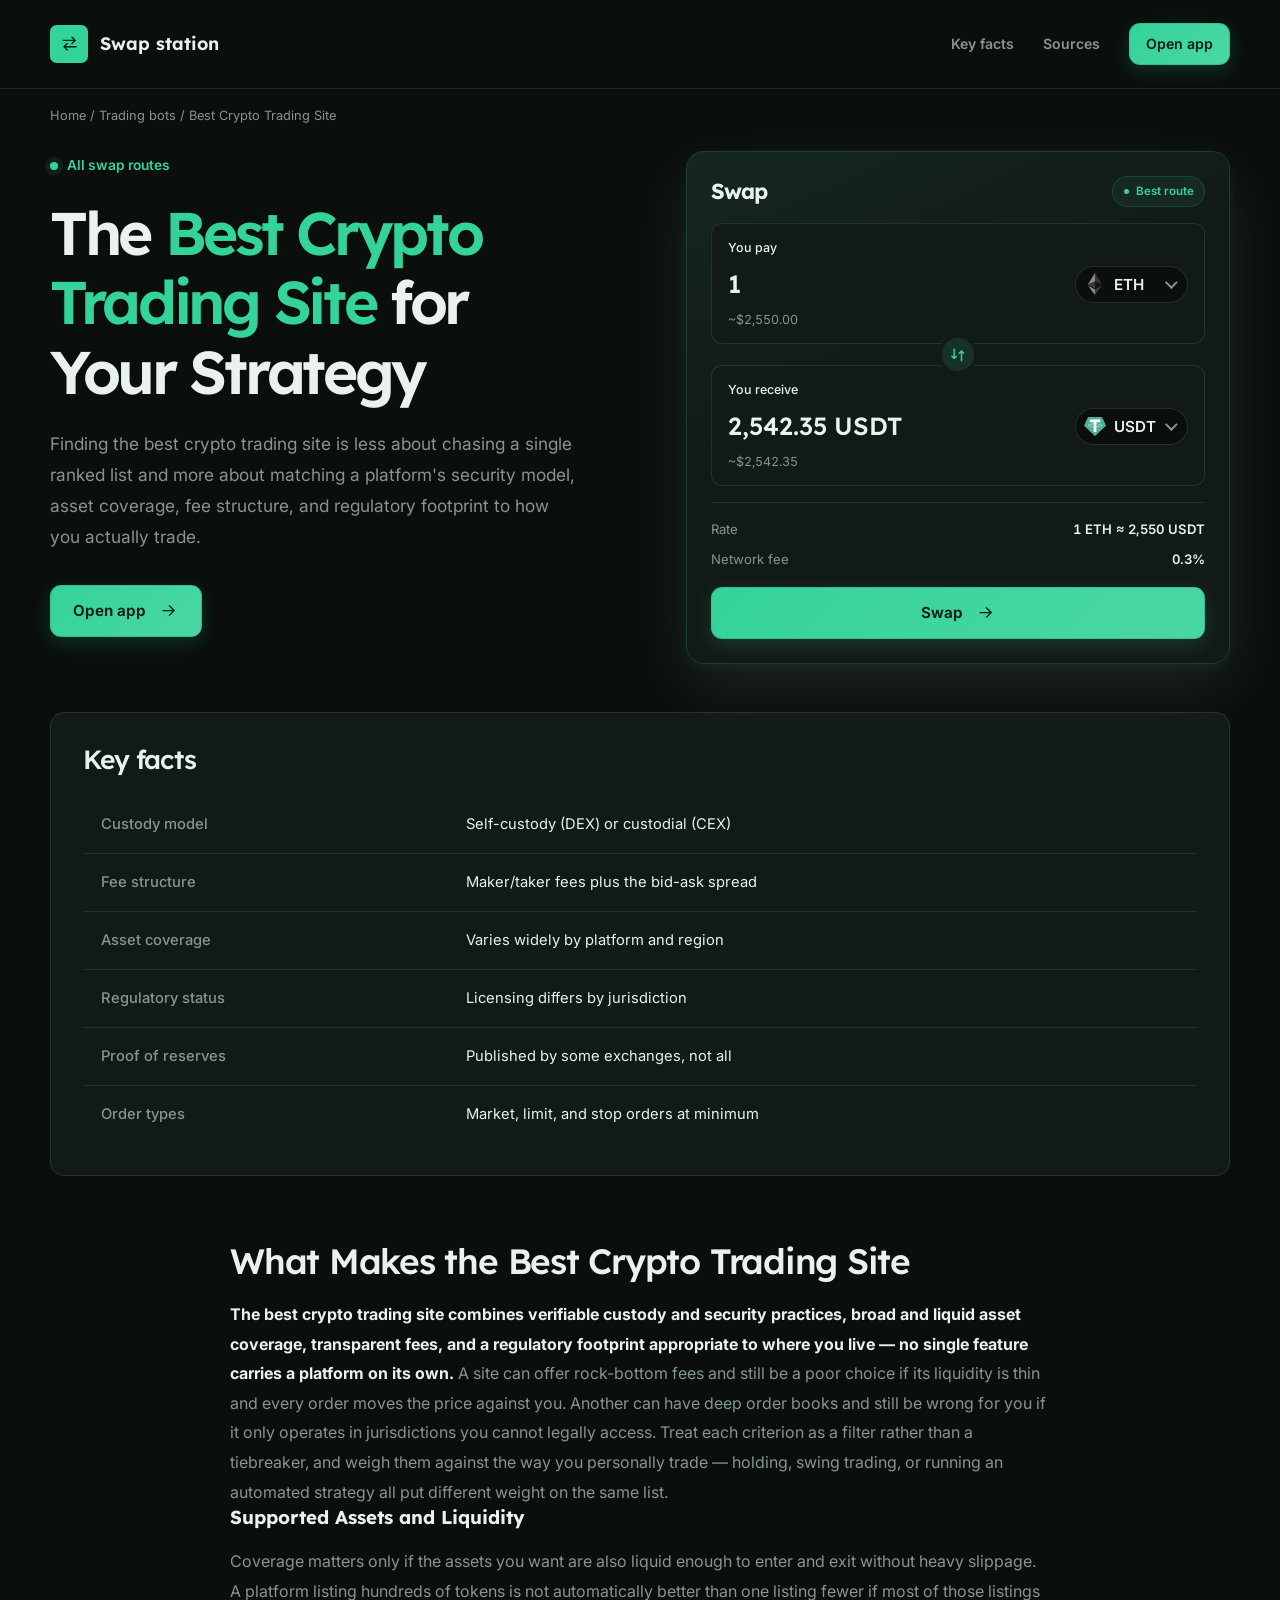
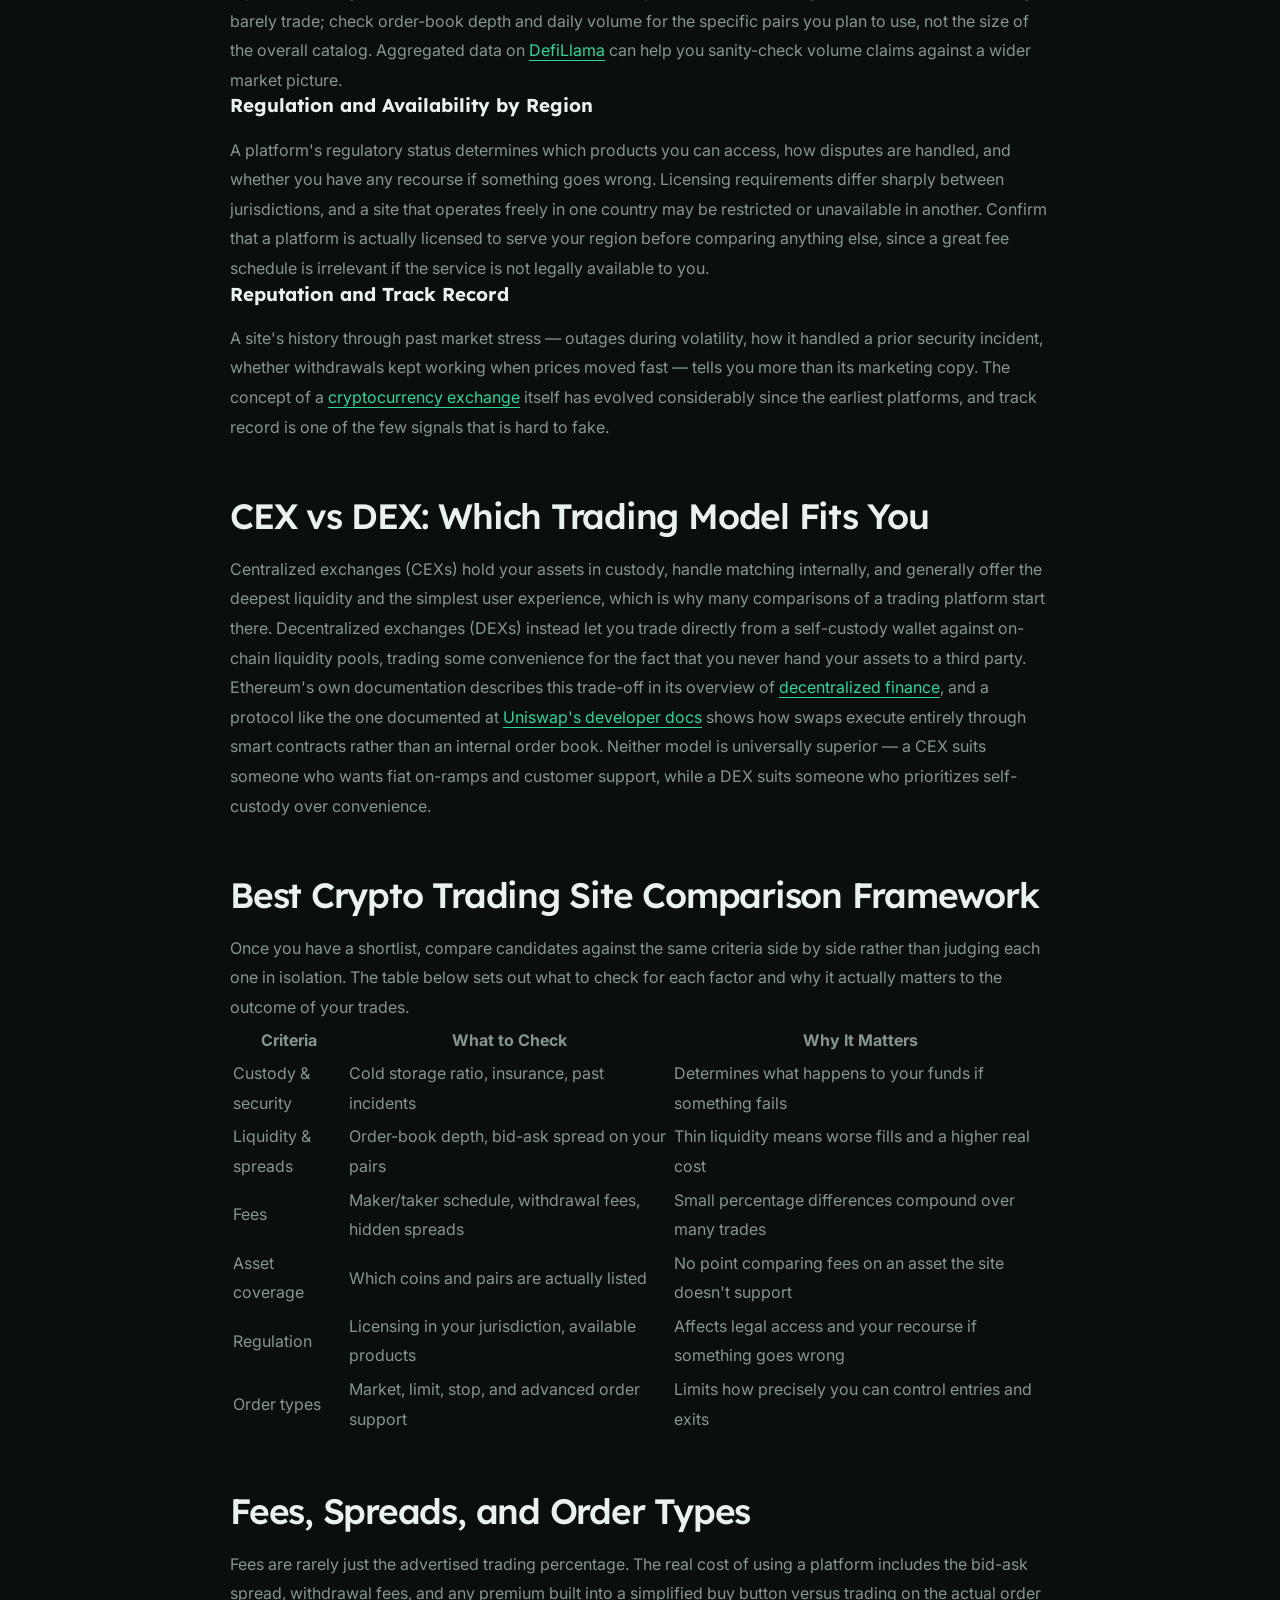
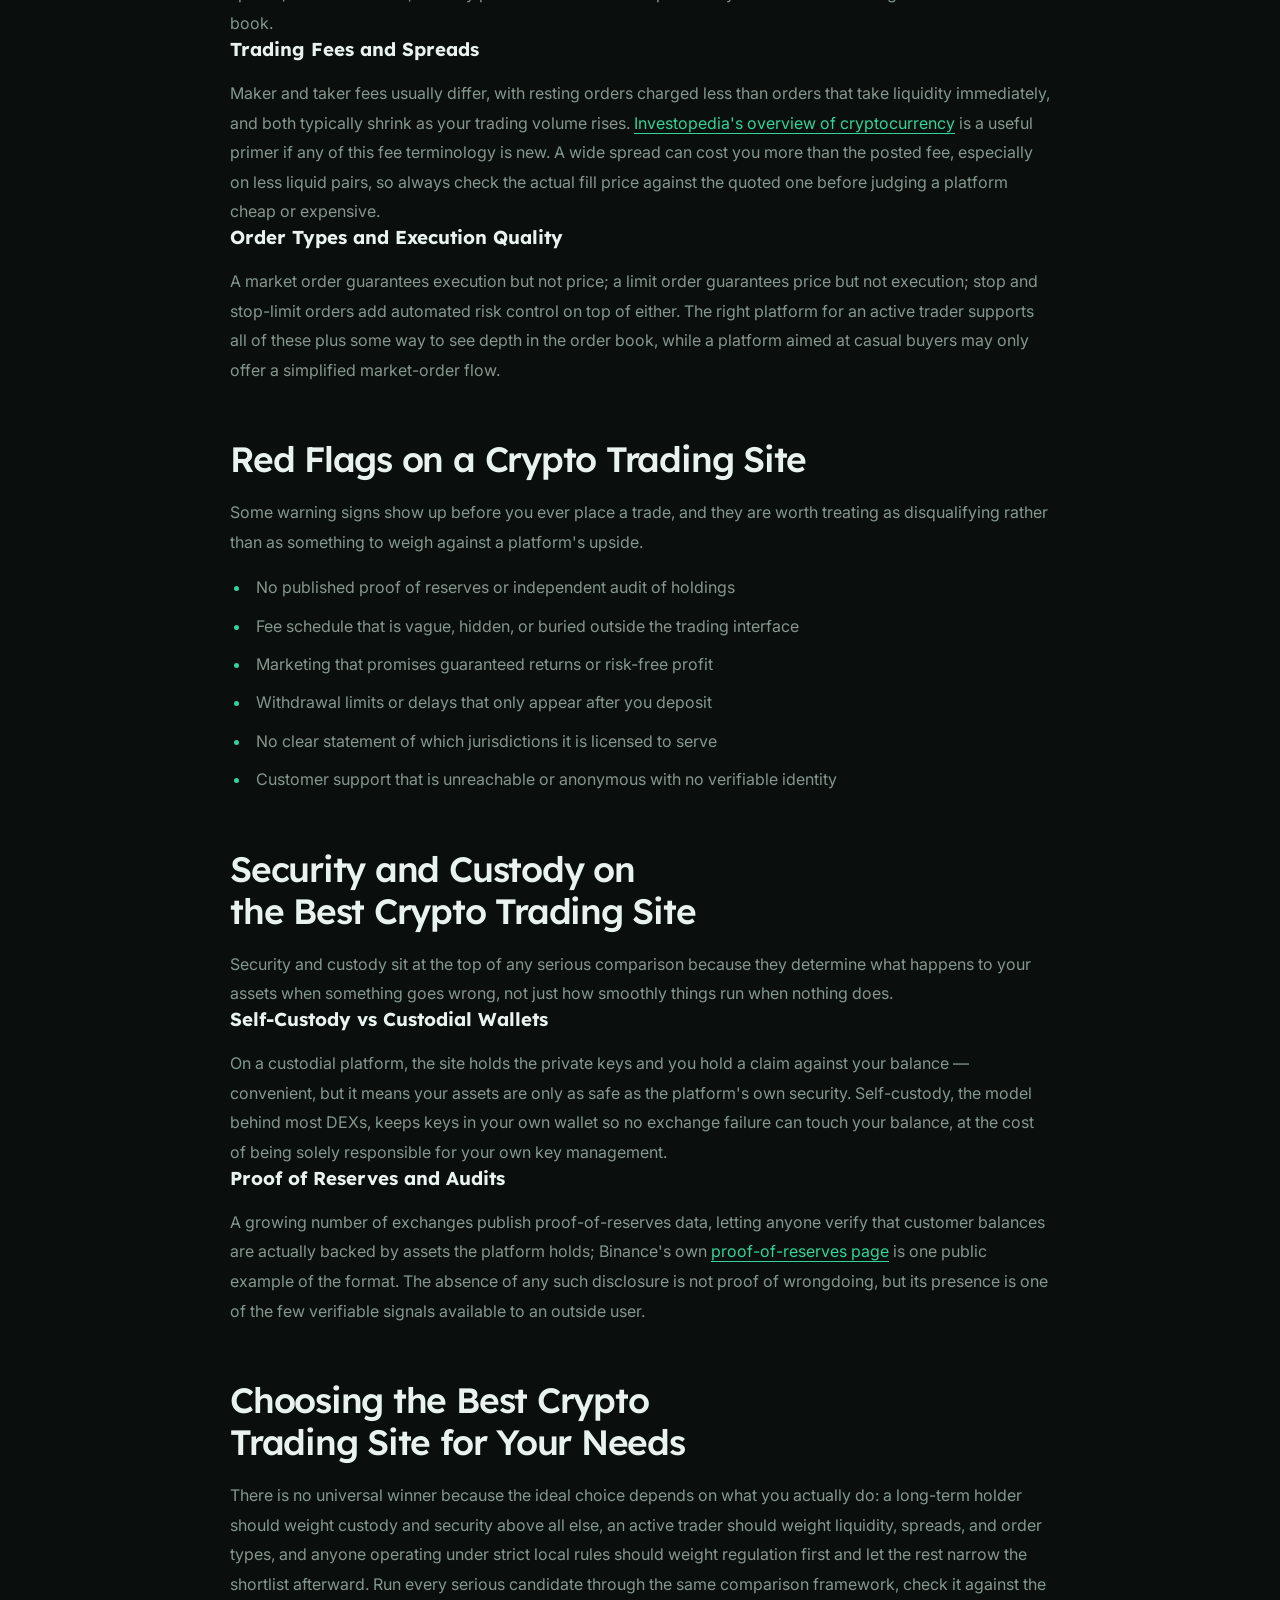
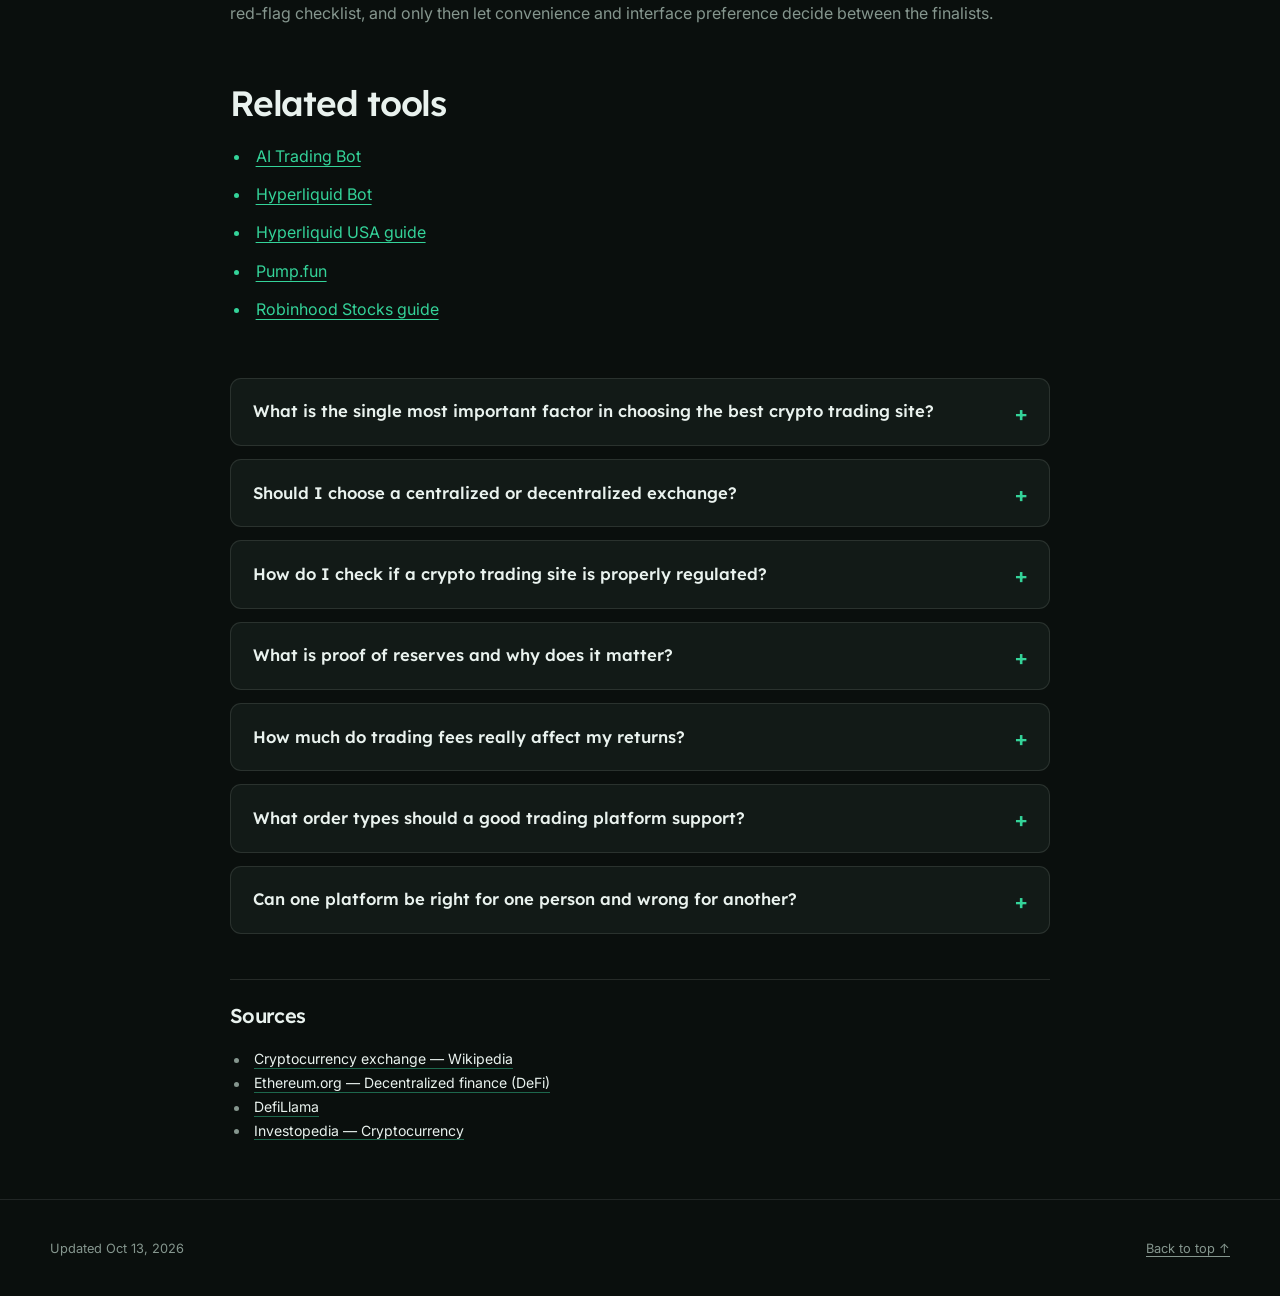
<file: index.html>
<!doctype html>
<html lang="en">
<head>
  <meta charset="utf-8">
  <meta name="viewport" content="width=device-width, initial-scale=1">
  <title>Best Crypto Trading Site — Criteria, Comparison & Red Flags</title>
  <meta name="description" content="A practical guide to choosing the best crypto trading site: security and custody, fees and liquidity, order types, regulation, and the red flags to rule a platform out before you fund an account.">
  <link rel="canonical" href="https://best-crypto-trading-site.github.io/">
  <meta property="og:type" content="website">
  <meta property="og:title" content="Best Crypto Trading Site">
  <meta property="og:description" content="A practical guide to choosing the best crypto trading site: security and custody, fees and liquidity, order types, regulation, and the red flags to rule a platform out before you fund an account.">
  <meta property="og:url" content="https://best-crypto-trading-site.github.io/">
  <meta property="og:image" content="https://best-crypto-trading-site.github.io/og.png">
  <meta name="twitter:card" content="summary_large_image">
  <meta name="twitter:title" content="Best Crypto Trading Site">
  <meta name="twitter:description" content="A practical guide to choosing the best crypto trading site: security and custody, fees and liquidity, order types, regulation, and the red flags to rule a platform out before you fund an account.">
  <meta name="twitter:image" content="https://best-crypto-trading-site.github.io/og.png">
<link rel="preconnect" href="https://fonts.googleapis.com"><link rel="preconnect" href="https://fonts.gstatic.com" crossorigin><link rel="stylesheet" href="https://fonts.googleapis.com/css2?family=Inter:wght@400;500;600;700&family=Lexend:wght@500;600;700&display=swap">
<script type="application/ld+json">{"@context": "https://schema.org", "@graph": [{"@type": "WebSite", "@id": "https://best-crypto-trading-site.github.io/#website", "url": "https://best-crypto-trading-site.github.io/", "name": "Best Crypto Trading Site — Criteria, Comparison & Red Flags"}, {"@type": "WebPage", "@id": "https://best-crypto-trading-site.github.io/#webpage", "url": "https://best-crypto-trading-site.github.io/", "name": "Best Crypto Trading Site — Criteria, Comparison & Red Flags", "isPartOf": {"@id": "https://best-crypto-trading-site.github.io/#website"}, "description": "A practical guide to choosing the best crypto trading site: security and custody, fees and liquidity, order types, regulation, and the red flags to rule a platform out before you fund an account.", "datePublished": "2026-10-13", "dateModified": "2026-10-13"}, {"@type": "SoftwareApplication", "name": "Best Crypto Trading Site", "applicationCategory": "FinanceApplication", "operatingSystem": "Web", "offers": {"@type": "Offer", "price": "0", "priceCurrency": "USD"}}, {"@type": "BreadcrumbList", "itemListElement": [{"@type": "ListItem", "position": 1, "name": "Home", "item": "https://best-crypto-trading-site.github.io/"}, {"@type": "ListItem", "position": 2, "name": "Trading bots"}, {"@type": "ListItem", "position": 3, "name": "Best Crypto Trading Site"}]}, {"@type": "FAQPage", "mainEntity": [{"@type": "Question", "name": "What is the single most important factor in choosing the best crypto trading site?", "acceptedAnswer": {"@type": "Answer", "text": "There isn't one factor that outweighs all others for every trader. Security and custody matter most if you plan to hold assets on the platform for a long time, while liquidity and fees matter most if you trade frequently. Weigh each criterion against how you actually use the site rather than looking for a single universal winner."}}, {"@type": "Question", "name": "Should I choose a centralized or decentralized exchange?", "acceptedAnswer": {"@type": "Answer", "text": "A centralized exchange generally offers deeper liquidity, fiat on-ramps, and customer support but requires trusting the platform with custody of your assets. A decentralized exchange keeps your assets in your own wallet at the cost of some convenience. Many traders use both for different purposes."}}, {"@type": "Question", "name": "How do I check if a crypto trading site is properly regulated?", "acceptedAnswer": {"@type": "Answer", "text": "Look for a clear statement of which licenses the platform holds and in which jurisdictions, usually disclosed in its terms of service or a dedicated regulatory page. If that information is missing or vague, treat it as a red flag rather than assuming it is simply an oversight."}}, {"@type": "Question", "name": "What is proof of reserves and why does it matter?", "acceptedAnswer": {"@type": "Answer", "text": "Proof of reserves is published evidence that a platform actually holds the assets it reports owing to customers, usually verified through a cryptographic or third-party audit method. It does not guarantee a platform is risk-free, but its absence removes one of the few independent checks available to an outside user."}}, {"@type": "Question", "name": "How much do trading fees really affect my returns?", "acceptedAnswer": {"@type": "Answer", "text": "Fees compound. A small percentage difference on every trade, combined with the bid-ask spread and withdrawal costs, can meaningfully change your results if you trade often. Compare the full cost of a trade, not just the advertised percentage, before judging a platform cheap or expensive."}}, {"@type": "Question", "name": "What order types should a good trading platform support?", "acceptedAnswer": {"@type": "Answer", "text": "At minimum, market and limit orders. Stop and stop-limit orders add automated risk control, and more advanced traders also look for conditional orders and visibility into order-book depth. A platform aimed only at simple buying may skip most of these."}}, {"@type": "Question", "name": "Can one platform be right for one person and wrong for another?", "acceptedAnswer": {"@type": "Answer", "text": "Yes. The right choice depends on what you trade, how often, where you live, and whether you want custody of your own assets. Running every serious candidate through the same comparison criteria is more useful than looking for one universally correct answer."}}]}]}</script>
  <style>
    :root{--bg:#0A0F0D;--surface:#121A17;--text:#E9F2EE;--muted:#85968E;--accent:#34D399;--accent-ink:#052016;--radius:11px;--display:"Lexend";--body:"Inter"}
    * { box-sizing: border-box; }
    html { scroll-behavior: smooth; scroll-padding-top: 2rem; }
    body { margin: 0; background: var(--bg); color: var(--text); font: 400 1rem/1.7 var(--body); -webkit-font-smoothing: antialiased; }
    a { color: var(--accent); text-underline-offset: .22em; }
    a:hover { text-decoration-thickness: .12em; }
    :focus-visible { outline: 3px solid var(--accent); outline-offset: 5px; }
    ::selection { background: var(--accent); color: var(--accent-ink); }
    h1, h2, h3, h4, h5, h6 { font-family: var(--display); line-height: 1.15; text-wrap: balance; }
    p, h1, h2, h3 { margin-top: 0; }
    img, svg { max-width: 100%; vertical-align: middle; }
    .cc79602 { width: min(1180px, calc(100% - 3rem)); margin-inline: auto; }
    .ce10cb2 { position: absolute; z-index: 5; top: .5rem; left: 1rem; padding: .7rem 1rem; background: var(--surface); transform: translateY(-180%); border-radius: var(--radius); }
    .ce10cb2:focus { transform: translateY(0); }
    .c83a040 { border-bottom: 1px solid color-mix(in srgb,var(--text) 10%,transparent); }
    .c45f8df { min-height: 88px; display: flex; align-items: center; justify-content: space-between; gap: 1.5rem; }
    .cc712cc { display: inline-flex; align-items: center; gap: .7rem; color: var(--text); font: 650 1.12rem/1.2 var(--display); text-decoration: none; }
    .cd49d90 { display: grid; place-items: center; width: 2.4rem; height: 2.4rem; border-radius: calc(var(--radius) * .6); background: var(--accent); color: var(--accent-ink); }
    .c91d209 { width: 1.2rem; height: 1.2rem; fill: none; stroke: var(--accent-ink); stroke-width: 1.7; stroke-linecap: round; stroke-linejoin: round; flex: 0 0 auto; }
    .c438f84 { display: flex; align-items: center; gap: 1.8rem; }
    .c438f84 > a { font-size: .88rem; font-weight: 600; text-decoration: none; }
    .c438f84 > a:not(.c828077) { color: var(--muted); }
    .c828077 { display: inline-flex; align-items: center; justify-content: center; gap: .8rem; min-height: 52px; padding: .85rem 1.4rem; border: 1px solid color-mix(in srgb,var(--accent-ink) 12%,transparent); border-radius: var(--radius); background: linear-gradient(135deg,var(--accent),color-mix(in srgb,var(--accent) 88%,var(--text))); color: var(--accent-ink); font: 650 .95rem/1.3 var(--body); text-decoration: none; box-shadow: 0 6px 18px color-mix(in srgb,var(--accent) 17%,transparent); transition: transform .18s ease, box-shadow .18s ease; }
    .c828077:hover { transform: translateY(-2px); box-shadow: 0 9px 24px color-mix(in srgb,var(--accent) 25%,transparent); }
    .c45f8df .c828077 { min-height: 42px; padding: .65rem 1rem; }
    .cc1ed62 { padding-block: 1rem 0; color: var(--muted); font-size: .8rem; overflow-wrap: anywhere; }
    .cd25df7 { color: var(--muted); }
    .cd25df7 a, a.cd25df7 { color: var(--muted); text-decoration: none; }
    .cd25df7 a:hover, a.cd25df7:hover { color: var(--accent); text-decoration: underline; }
    .cd25df7 ol, .cd25df7 ul { display: flex; flex-wrap: wrap; gap: .5rem 1rem; padding: 0; margin: 0; list-style: none; }
    .cc92e3c { display: grid; grid-template-columns: minmax(0,1.05fr) minmax(0,1fr); gap: clamp(2rem,5vw,4.5rem); align-items: start; padding-block: 1.5rem 3rem; }
    .c3081f9 { display: inline-flex; align-items: center; gap: .55rem; margin-bottom: 1.3rem; color: var(--accent); font-size: .86rem; font-weight: 600; }
    .c3081f9::before { content: ""; width: .5rem; height: .5rem; border-radius: 50%; background: var(--accent); box-shadow: 0 0 0 5px color-mix(in srgb,var(--accent) 9%,transparent); }
    h1 { margin-bottom: 1.4rem; font-size: clamp(2.5rem,4.7vw,4.35rem); font-weight: 600; letter-spacing: -.055em; overflow-wrap: anywhere; }
    h1 em { color: var(--accent); font-style: normal; }
    .ce10e37 { max-width: 48ch; margin-bottom: 2rem; color: var(--muted); font-size: 1.08rem; line-height: 1.8; }
    .c34a40e { position: relative; min-width: 0; padding: clamp(1.1rem,2.4vw,1.5rem); border: 1px solid color-mix(in srgb,var(--accent) 20%,var(--surface)); border-radius: calc(var(--radius) * 1.6); background: linear-gradient(155deg,color-mix(in srgb,var(--accent) 7%,var(--surface)),var(--surface) 40%); box-shadow: 0 24px 64px color-mix(in srgb,var(--text) 9%,transparent),0 4px 12px color-mix(in srgb,var(--accent) 6%,transparent); }
    .c3340d7 { display: flex; flex-wrap: wrap; align-items: center; justify-content: space-between; gap: .7rem; margin-bottom: 1rem; }
    .c3340d7 h2 { margin: 0; font-size: 1.35rem; letter-spacing: -.035em; }
    .c1f9baa { display: inline-flex; align-items: center; gap: .4rem; padding: .3rem .65rem; border: 1px solid color-mix(in srgb,var(--accent) 16%,transparent); border-radius: 999px; background: color-mix(in srgb,var(--accent) 8%,var(--surface)); color: var(--accent); font-size: .72rem; font-weight: 600; }
    .c1f9baa::before { content: ""; width: .35rem; height: .35rem; border-radius: 50%; background: var(--accent); }
    .route { display: grid; grid-template-columns: minmax(0,1fr) auto minmax(0,1fr); align-items: center; gap: .8rem; padding: .8rem; margin-bottom: 1rem; border: 1px solid color-mix(in srgb,var(--text) 9%,transparent); border-radius: var(--radius); background: var(--surface); }
    .endpoint { min-width: 0; display: flex; flex-direction: column; align-items: flex-start; gap: .45rem; }
    .endpoint:last-child { align-items: flex-end; }
    .endpoint-label, .cb36e20 { color: var(--muted); font-size: .78rem; font-weight: 500; }
    .logo { display: flex; align-items: center; min-height: 36px; max-width: 100%; overflow-wrap: anywhere; font: 600 1rem/1.3 var(--display); }
    .logo img, .logo svg { max-height: 36px; width: auto; max-width: 100%; object-fit: contain; }
    .route-arrow { display: grid; place-items: center; width: 2.25rem; height: 2.25rem; border-radius: 50%; background: color-mix(in srgb,var(--accent) 9%,var(--surface)); }
    .route-arrow .c91d209 { stroke: var(--accent); }
    .cb36e20 { display: block; margin-bottom: .5rem; color: var(--text); }
    .amount-field { display: flex; align-items: center; gap: .75rem; padding: .8rem 1rem; border: 1px solid color-mix(in srgb,var(--text) 18%,transparent); border-radius: var(--radius); background: var(--bg); transition: border-color .18s ease; }
    .amount-field:focus-within { border-color: var(--accent); box-shadow: 0 0 0 3px color-mix(in srgb,var(--accent) 12%,transparent); }
    .amount-field input { width: 100%; min-width: 0; padding: .2rem 0; border: 0; background: var(--bg); color: var(--text); font: 550 1.6rem/1.2 var(--display); font-variant-numeric: tabular-nums; }
    .amount-field input:focus { outline: 0; }
    .unit { color: var(--muted); font-size: .8rem; }
    .c1e6b1b { margin: .45rem 0 .85rem; color: var(--muted); font-size: .74rem; }
    .field-error { margin: .5rem 0; color: var(--text); font-size: .8rem; font-weight: 600; }
    [hidden] { display: none !important; }
    .estimate { padding: 1rem; border-radius: var(--radius); background: linear-gradient(120deg,color-mix(in srgb,var(--accent) 12%,var(--surface)),color-mix(in srgb,var(--accent) 4%,var(--surface))); }
    .estimate-label { margin-bottom: .25rem; color: var(--muted); font-size: .8rem; }
    .estimate-value { display: block; color: var(--text); font: 600 clamp(1.7rem,3vw,2.5rem)/1.3 var(--display); letter-spacing: -.04em; font-variant-numeric: tabular-nums; overflow-wrap: anywhere; }
    .estimate-value small { color: var(--muted); font: 400 .8rem/1.4 var(--body); letter-spacing: 0; }
    .estimate dl { display: grid; gap: .5rem; margin: .8rem 0 0; padding-top: .8rem; border-top: 1px solid color-mix(in srgb,var(--accent) 15%,transparent); font-size: .8rem; }
    .estimate dl div { display: flex; flex-wrap: wrap; justify-content: space-between; gap: .25rem 1rem; }
    .estimate dt { color: var(--muted); }
    .estimate dd { margin: 0; font-weight: 600; font-variant-numeric: tabular-nums; }
    .method { margin-block: .7rem; color: var(--muted); font-size: .75rem; }
    .method summary { width: fit-content; color: var(--text); cursor: pointer; }
    .method p { margin: .65rem 0 0; }
    .c34a40e > .c828077 { width: 100%; }
    .cf89449 { padding: .8rem 1rem; border: 1px solid color-mix(in srgb,var(--text) 10%,transparent); border-radius: var(--radius); background: var(--surface); }
    .c350834 { margin-bottom: .45rem; }
    .c9f6bd3 { display: flex; align-items: center; gap: .75rem; }
    .c92111b { flex: 1; min-width: 0; padding: 0; border: 0; background: transparent; color: var(--text); font: 550 1.55rem/1.2 var(--display); font-variant-numeric: tabular-nums; overflow-wrap: anywhere; }
    .c92111b:focus { outline: 0; }
    .c228cea { position: relative; display: inline-flex; align-items: center; gap: .5rem; flex: none; padding: .4rem 1.5rem .4rem .5rem; border: 1px solid color-mix(in srgb,var(--text) 13%,transparent); border-radius: 999px; background: var(--bg); }
    .c2f6ebb { width: 22px; height: 22px; border-radius: 50%; object-fit: contain; flex: none; }
    .c4136ae { border: 0; background: transparent; color: var(--text); font: 600 .95rem/1 var(--body); cursor: pointer; appearance: none; -webkit-appearance: none; }
    .c4136ae:focus { outline: 0; }
    .c228cea::after { content: ""; position: absolute; right: .7rem; width: .42rem; height: .42rem; border-right: 2px solid var(--muted); border-bottom: 2px solid var(--muted); transform: translateY(-2px) rotate(45deg); pointer-events: none; }
    .c783ec7 { margin-top: .4rem; color: var(--muted); font-size: .78rem; font-variant-numeric: tabular-nums; }
    .c118952 { position: relative; z-index: 1; display: grid; place-items: center; width: 2.4rem; height: 2.4rem; margin: -.55rem auto; padding: 0; border: 3px solid var(--surface); border-radius: 50%; background: color-mix(in srgb,var(--accent) 13%,var(--surface)); color: var(--accent); cursor: pointer; transition: transform .2s ease, background .2s ease; }
    .c118952 svg { width: 1.1rem; height: 1.1rem; fill: none; stroke: currentColor; stroke-width: 2; stroke-linecap: round; stroke-linejoin: round; }
    .c118952:hover { transform: rotate(180deg); background: color-mix(in srgb,var(--accent) 20%,var(--surface)); }
    .c5b4eed { display: grid; gap: .5rem; margin: 1rem 0 0; padding-top: .9rem; border-top: 1px solid color-mix(in srgb,var(--accent) 15%,transparent); font-size: .82rem; }
    .c5b4eed div { display: flex; flex-wrap: wrap; justify-content: space-between; gap: .2rem 1rem; }
    .c5b4eed dt { color: var(--muted); }
    .c5b4eed dd { margin: 0; font-weight: 600; font-variant-numeric: tabular-nums; }
    .c3e8d97 > .c828077 { width: 100%; margin-top: 1.05rem; }
    .cf5c6ea { padding: 2rem; border: 1px solid color-mix(in srgb,var(--text) 10%,transparent); border-radius: calc(var(--radius) * 1.3); background: var(--surface); }
    .cad1323 { margin-bottom: 1.3rem; font-size: 1.65rem; font-weight: 550; letter-spacing: -.035em; }
    .c911410 { max-width: 100%; overflow-x: auto; }
    .c429a14 { width: 100%; border-collapse: collapse; text-align: left; font-size: .92rem; }
    .c429a14 caption { padding-bottom: 1rem; text-align: left; color: var(--muted); }
    .c429a14 th, .c429a14 td { padding: 1rem 1.1rem; border-bottom: 1px solid color-mix(in srgb,var(--text) 9%,transparent); vertical-align: top; overflow-wrap: anywhere; }
    .c429a14 th { color: var(--muted); font-weight: 500; }
    .c429a14 thead { background: color-mix(in srgb,var(--accent) 5%,var(--surface)); }
    .c429a14 tbody tr:last-child > * { border-bottom: 0; }
    .c55e7ae { max-width: 820px; padding-block: 4rem 2rem; }
    .ca3af4d { margin-bottom: 3.3rem; }
    .c34ec45 { margin: 0 0 1.1rem; font: 550 clamp(1.6rem,3vw,2.2rem)/1.2 var(--display); letter-spacing: -.035em; }
    .caf7124 { color: var(--muted); line-height: 1.85; overflow-wrap: anywhere; }
    .caf7124 p { margin-bottom: 1.2rem; }
    .caf7124 strong, .caf7124 h3, .caf7124 h4 { color: var(--text); }
    .caf7124 ul, .caf7124 ol { padding-left: 1.3rem; }
    .caf7124 li { padding-left: .3rem; margin-block: .55rem; }
    .caf7124 li::marker { color: var(--accent); }
    .caf7124 blockquote { margin: 1.5rem 0; padding: 1rem 1.4rem; border-left: 3px solid var(--accent); border-radius: 0 var(--radius) var(--radius) 0; background: var(--surface); color: var(--text); }
    .caf7124 img { height: auto; border-radius: var(--radius); }
    .caf7124 pre { overflow-x: auto; padding: 1rem; border-radius: var(--radius); background: var(--surface); }
    .caf7124 code, .caf7124 pre { font-family: var(--body); }
    .c514596 { margin-block: .8rem; border: 1px solid color-mix(in srgb,var(--text) 11%,transparent); border-radius: var(--radius); background: var(--surface); overflow: hidden; }
    .cca8268 { position: relative; padding: 1.3rem 3.5rem 1.3rem 1.4rem; list-style: none; cursor: pointer; color: var(--text); font: 550 1.04rem/1.5 var(--display); }
    .cca8268::-webkit-details-marker { display: none; }
    .cca8268::after { content: "+"; position: absolute; right: 1.4rem; top: 1.2rem; color: var(--accent); font-size: 1.3rem; }
    details[open] > .cca8268::after { content: "−"; }
    .c514596[open] { border-color: color-mix(in srgb,var(--accent) 35%,var(--surface)); }
    .cca8268:focus-visible { outline-offset: -5px; }
    .cc842a8 { padding: 0 1.4rem 1.4rem; color: var(--muted); overflow-wrap: anywhere; }
    .cc842a8 > :last-child { margin-bottom: 0; }
    .ccea6c5 { max-width: 820px; padding-block: 1.5rem 3.5rem; border-top: 1px solid color-mix(in srgb,var(--text) 12%,transparent); }
    .ccea6c5 .cad1323 { font-size: 1.25rem; }
    .c392006 { margin: 0; padding-left: 1.25rem; color: var(--muted); font-size: .88rem; }
    .cab1fc5 { padding-block: .4rem; padding-left: .25rem; overflow-wrap: anywhere; }
    .cab1fc5 a, a.cab1fc5 { color: var(--text); text-decoration-color: color-mix(in srgb,var(--accent) 45%,transparent); }
    .cab1fc5 a:hover, a.cab1fc5:hover { color: var(--accent); }
    .c2f92dd { border-top: 1px solid color-mix(in srgb,var(--text) 10%,transparent); }
    .c321682 { display: flex; align-items: center; justify-content: space-between; flex-wrap: wrap; gap: 1rem; min-height: 96px; padding-block: 1.5rem; color: var(--muted); font-size: .8rem; }
    .c321682 p { margin: 0; }
    .c321682 a { color: var(--muted); }
    @media (max-width: 850px) { .cc92e3c { grid-template-columns: minmax(0,1fr); gap: 2.5rem; padding-block: 2.5rem 3.5rem; } .c5e3b06 { max-width: 650px; } .c34a40e { width: 100%; max-width: 600px; justify-self: center; } h1 { font-size: clamp(2.5rem,7vw,4rem); } .ce10e37 { max-width: 60ch; } }
    @media (max-width: 540px) { .cc79602 { width: calc(100% - 2rem); } .c45f8df { min-height: 76px; gap: .7rem; } .cc712cc { font-size: .95rem; gap: .45rem; } .cd49d90 { width: 2rem; height: 2rem; } .c438f84 { gap: .6rem; } .c438f84 > a:not(.c828077) { display: none; } .c45f8df .c828077 { padding-inline: .85rem; font-size: .8rem; } .cf5c6ea { padding: 1.25rem; } .c429a14 th, .c429a14 td { padding: .8rem .55rem; } .c5e3b06 > .c828077 { width: 100%; } .c55e7ae { padding-top: 2.8rem; } .c321682 { align-items: flex-start; flex-direction: column; } }
    @media (prefers-reduced-motion: reduce) { html { scroll-behavior: auto; } .c828077, .amount-field { transition: none; } .c828077:hover { transform: none; } }
  </style>
</head>
<body>
  <a class="ce10cb2" href="#content">Skip to content</a>
  <header class="c83a040">
    <nav class="c45f8df cc79602" aria-label="Primary navigation">
      <a class="cc712cc" href="#top" aria-label="Swap station, top of page">
        <span class="cd49d90" aria-hidden="true"><svg class="c91d209" viewBox="0 0 24 24"><path d="M4 8h15m-4-4 4 4-4 4M20 16H5m4-4-4 4 4 4"/></svg></span>
        Swap station
      </a>
      <div class="c438f84">
        <a href="#facts">Key facts</a>
        <a href="#sources">Sources</a>
        <a class="c828077" href="dashboard/">Open app</a>
      </div>
    </nav>
  </header>
  <div class="cc79602" id="top">
    <div class="cc1ed62"><nav class="cd25df7" aria-label="Breadcrumb"><a href="dashboard/">Home</a> <span>/</span> <span>Trading bots</span> <span>/</span> <span>Best Crypto Trading Site</span></nav></div>
    <section class="cc92e3c" aria-labelledby="hero-title">
      <div class="c5e3b06">
        <p class="c3081f9">All swap routes</p>
        <h1 id="hero-title">The <em>Best Crypto Trading Site</em> for Your Strategy</h1>
        <p class="ce10e37">Finding the best crypto trading site is less about chasing a single ranked list and more about matching a platform's security model, asset coverage, fee structure, and regulatory footprint to how you actually trade.</p>
        <a class="c828077" href="dashboard/">Open app <svg class="c91d209" viewBox="0 0 24 24" aria-hidden="true"><path d="M5 12h14m-6-6 6 6-6 6"/></svg></a>
      </div>
      <aside class="c34a40e c3e8d97" data-from="ETH" aria-labelledby="widget-title">
        <div class="c3340d7">
          <h2 id="widget-title">Swap</h2>
          <span class="c1f9baa">Best route</span>
        </div>
        <div class="cf89449">
          <div class="c350834"><span class="cb36e20">You pay</span></div>
          <div class="c9f6bd3">
            <input id="pay-amount" class="c92111b" type="number" inputmode="decimal" min="0" max="1000000000" step="any" value="1" aria-label="Amount you pay">
            <span class="c228cea">
              <img class="c2f6ebb" id="pay-ico" width="22" height="22" alt="" src="assets/tokens/eth.svg">
              <select id="pay-token" class="c4136ae" aria-label="Token you pay"></select>
            </span>
          </div>
          <div class="c783ec7" id="pay-usd">—</div>
        </div>
        <button type="button" class="c118952" id="swap-switch" aria-label="Switch the two tokens">
          <svg viewBox="0 0 24 24" aria-hidden="true"><path d="M7 4v13m0 0-3-3m3 3 3-3M17 20V7m0 0-3 3m3-3 3 3"/></svg>
        </button>
        <div class="cf89449">
          <div class="c350834"><span class="cb36e20">You receive</span></div>
          <div class="c9f6bd3">
            <output id="get-amount" class="c92111b" for="pay-amount">—</output>
            <span class="c228cea">
              <img class="c2f6ebb" id="get-ico" width="22" height="22" alt="" src="assets/tokens/usdt.svg">
              <select id="get-token" class="c4136ae" aria-label="Token you receive"></select>
            </span>
          </div>
          <div class="c783ec7" id="get-usd">—</div>
        </div>
        <dl class="c5b4eed">
          <div><dt>Rate</dt><dd id="swap-rate">—</dd></div>
          <div><dt>Network fee</dt><dd id="swap-fee">0.3%</dd></div>
        </dl>
        <noscript><p class="c1e6b1b">Enable JavaScript to estimate the swap.</p></noscript>
        <a class="c828077" href="dashboard/">Swap <svg class="c91d209" viewBox="0 0 24 24" aria-hidden="true"><path d="M5 12h14m-6-6 6 6-6 6"/></svg></a>
      </aside>
    </section>
    <section class="cf5c6ea" id="facts" aria-labelledby="facts-title">
      <h2 class="cad1323" id="facts-title">Key facts</h2>
      <div class="c911410"><table class="c429a14"><tbody><tr><th scope="row">Custody model</th><td>Self-custody (DEX) or custodial (CEX)</td></tr>
<tr><th scope="row">Fee structure</th><td>Maker/taker fees plus the bid-ask spread</td></tr>
<tr><th scope="row">Asset coverage</th><td>Varies widely by platform and region</td></tr>
<tr><th scope="row">Regulatory status</th><td>Licensing differs by jurisdiction</td></tr>
<tr><th scope="row">Proof of reserves</th><td>Published by some exchanges, not all</td></tr>
<tr><th scope="row">Order types</th><td>Market, limit, and stop orders at minimum</td></tr></tbody></table></div>
    </section>
  </div>
  <main class="c55e7ae cc79602" id="content">
    <section class="ca3af4d"><h2 class="c34ec45">What Makes the Best Crypto Trading Site</h2><div class="caf7124"><strong>The best crypto trading site combines verifiable custody and security practices, broad and liquid asset coverage, transparent fees, and a regulatory footprint appropriate to where you live — no single feature carries a platform on its own.</strong> A site can offer rock-bottom fees and still be a poor choice if its liquidity is thin and every order moves the price against you. Another can have deep order books and still be wrong for you if it only operates in jurisdictions you cannot legally access. Treat each criterion as a filter rather than a tiebreaker, and weigh them against the way you personally trade — holding, swing trading, or running an automated strategy all put different weight on the same list.<h3>Supported Assets and Liquidity</h3>Coverage matters only if the assets you want are also liquid enough to enter and exit without heavy slippage. A platform listing hundreds of tokens is not automatically better than one listing fewer if most of those listings barely trade; check order-book depth and daily volume for the specific pairs you plan to use, not the size of the overall catalog. Aggregated data on <a href="https://defillama.com/" rel="nofollow noopener" target="_blank">DefiLlama</a> can help you sanity-check volume claims against a wider market picture.<h3>Regulation and Availability by Region</h3>A platform's regulatory status determines which products you can access, how disputes are handled, and whether you have any recourse if something goes wrong. Licensing requirements differ sharply between jurisdictions, and a site that operates freely in one country may be restricted or unavailable in another. Confirm that a platform is actually licensed to serve your region before comparing anything else, since a great fee schedule is irrelevant if the service is not legally available to you.<h3>Reputation and Track Record</h3>A site's history through past market stress — outages during volatility, how it handled a prior security incident, whether withdrawals kept working when prices moved fast — tells you more than its marketing copy. The concept of a <a href="https://en.wikipedia.org/wiki/Cryptocurrency_exchange" rel="nofollow noopener" target="_blank">cryptocurrency exchange</a> itself has evolved considerably since the earliest platforms, and track record is one of the few signals that is hard to fake.</div></section>
<section class="ca3af4d"><h2 class="c34ec45">CEX vs DEX: Which Trading Model Fits You</h2><div class="caf7124">Centralized exchanges (CEXs) hold your assets in custody, handle matching internally, and generally offer the deepest liquidity and the simplest user experience, which is why many comparisons of a trading platform start there. Decentralized exchanges (DEXs) instead let you trade directly from a self-custody wallet against on-chain liquidity pools, trading some convenience for the fact that you never hand your assets to a third party. Ethereum's own documentation describes this trade-off in its overview of <a href="https://ethereum.org/en/defi/" rel="nofollow noopener" target="_blank">decentralized finance</a>, and a protocol like the one documented at <a href="https://docs.uniswap.org/" rel="nofollow noopener" target="_blank">Uniswap's developer docs</a> shows how swaps execute entirely through smart contracts rather than an internal order book. Neither model is universally superior — a CEX suits someone who wants fiat on-ramps and customer support, while a DEX suits someone who prioritizes self-custody over convenience.</div></section>
<section class="ca3af4d"><h2 class="c34ec45">Best Crypto Trading Site Comparison Framework</h2><div class="caf7124">Once you have a shortlist, compare candidates against the same criteria side by side rather than judging each one in isolation. The table below sets out what to check for each factor and why it actually matters to the outcome of your trades.<table><thead><tr><th>Criteria</th><th>What to Check</th><th>Why It Matters</th></tr></thead><tbody><tr><td>Custody & security</td><td>Cold storage ratio, insurance, past incidents</td><td>Determines what happens to your funds if something fails</td></tr><tr><td>Liquidity & spreads</td><td>Order-book depth, bid-ask spread on your pairs</td><td>Thin liquidity means worse fills and a higher real cost</td></tr><tr><td>Fees</td><td>Maker/taker schedule, withdrawal fees, hidden spreads</td><td>Small percentage differences compound over many trades</td></tr><tr><td>Asset coverage</td><td>Which coins and pairs are actually listed</td><td>No point comparing fees on an asset the site doesn't support</td></tr><tr><td>Regulation</td><td>Licensing in your jurisdiction, available products</td><td>Affects legal access and your recourse if something goes wrong</td></tr><tr><td>Order types</td><td>Market, limit, stop, and advanced order support</td><td>Limits how precisely you can control entries and exits</td></tr></tbody></table></div></section>
<section class="ca3af4d"><h2 class="c34ec45">Fees, Spreads, and Order Types</h2><div class="caf7124">Fees are rarely just the advertised trading percentage. The real cost of using a platform includes the bid-ask spread, withdrawal fees, and any premium built into a simplified buy button versus trading on the actual order book.<h3>Trading Fees and Spreads</h3>Maker and taker fees usually differ, with resting orders charged less than orders that take liquidity immediately, and both typically shrink as your trading volume rises. <a href="https://www.investopedia.com/terms/c/cryptocurrency.asp" rel="nofollow noopener" target="_blank">Investopedia's overview of cryptocurrency</a> is a useful primer if any of this fee terminology is new. A wide spread can cost you more than the posted fee, especially on less liquid pairs, so always check the actual fill price against the quoted one before judging a platform cheap or expensive.<h3>Order Types and Execution Quality</h3>A market order guarantees execution but not price; a limit order guarantees price but not execution; stop and stop-limit orders add automated risk control on top of either. The right platform for an active trader supports all of these plus some way to see depth in the order book, while a platform aimed at casual buyers may only offer a simplified market-order flow.</div></section>
<section class="ca3af4d"><h2 class="c34ec45">Red Flags on a Crypto Trading Site</h2><div class="caf7124">Some warning signs show up before you ever place a trade, and they are worth treating as disqualifying rather than as something to weigh against a platform's upside.<ul><li>No published proof of reserves or independent audit of holdings</li><li>Fee schedule that is vague, hidden, or buried outside the trading interface</li><li>Marketing that promises guaranteed returns or risk-free profit</li><li>Withdrawal limits or delays that only appear after you deposit</li><li>No clear statement of which jurisdictions it is licensed to serve</li><li>Customer support that is unreachable or anonymous with no verifiable identity</li></ul></div></section>
<section class="ca3af4d"><h2 class="c34ec45">Security and Custody on the Best Crypto Trading Site</h2><div class="caf7124">Security and custody sit at the top of any serious comparison because they determine what happens to your assets when something goes wrong, not just how smoothly things run when nothing does.<h3>Self-Custody vs Custodial Wallets</h3>On a custodial platform, the site holds the private keys and you hold a claim against your balance — convenient, but it means your assets are only as safe as the platform's own security. Self-custody, the model behind most DEXs, keeps keys in your own wallet so no exchange failure can touch your balance, at the cost of being solely responsible for your own key management.<h3>Proof of Reserves and Audits</h3>A growing number of exchanges publish proof-of-reserves data, letting anyone verify that customer balances are actually backed by assets the platform holds; Binance's own <a href="https://www.binance.com/en/proof-of-reserves" rel="nofollow noopener" target="_blank">proof-of-reserves page</a> is one public example of the format. The absence of any such disclosure is not proof of wrongdoing, but its presence is one of the few verifiable signals available to an outside user.</div></section>
<section class="ca3af4d"><h2 class="c34ec45">Choosing the Best Crypto Trading Site for Your Needs</h2><div class="caf7124">There is no universal winner because the ideal choice depends on what you actually do: a long-term holder should weight custody and security above all else, an active trader should weight liquidity, spreads, and order types, and anyone operating under strict local rules should weight regulation first and let the rest narrow the shortlist afterward. Run every serious candidate through the same comparison framework, check it against the red-flag checklist, and only then let convenience and interface preference decide between the finalists.</div></section><section class="ca3af4d c852b58" id="related"><h2 class="c34ec45">Related tools</h2><div class="caf7124"><ul><li><a href="https://ai-trading-bot-web.github.io/">AI Trading Bot</a></li><li><a href="https://hyperliquid-bot.github.io/">Hyperliquid Bot</a></li><li><a href="https://hyperliquid-usa.github.io/">Hyperliquid USA guide</a></li><li><a href="https://pumpfun-app.github.io/">Pump.fun</a></li><li><a href="https://robinhood-stocks.github.io/">Robinhood Stocks guide</a></li></ul></div></section>
    <details class="c514596"><summary class="cca8268">What is the single most important factor in choosing the best crypto trading site?</summary><div class="cc842a8">There isn't one factor that outweighs all others for every trader. Security and custody matter most if you plan to hold assets on the platform for a long time, while liquidity and fees matter most if you trade frequently. Weigh each criterion against how you actually use the site rather than looking for a single universal winner.</div></details>
<details class="c514596"><summary class="cca8268">Should I choose a centralized or decentralized exchange?</summary><div class="cc842a8">A centralized exchange generally offers deeper liquidity, fiat on-ramps, and customer support but requires trusting the platform with custody of your assets. A decentralized exchange keeps your assets in your own wallet at the cost of some convenience. Many traders use both for different purposes.</div></details>
<details class="c514596"><summary class="cca8268">How do I check if a crypto trading site is properly regulated?</summary><div class="cc842a8">Look for a clear statement of which licenses the platform holds and in which jurisdictions, usually disclosed in its terms of service or a dedicated regulatory page. If that information is missing or vague, treat it as a red flag rather than assuming it is simply an oversight.</div></details>
<details class="c514596"><summary class="cca8268">What is proof of reserves and why does it matter?</summary><div class="cc842a8">Proof of reserves is published evidence that a platform actually holds the assets it reports owing to customers, usually verified through a cryptographic or third-party audit method. It does not guarantee a platform is risk-free, but its absence removes one of the few independent checks available to an outside user.</div></details>
<details class="c514596"><summary class="cca8268">How much do trading fees really affect my returns?</summary><div class="cc842a8">Fees compound. A small percentage difference on every trade, combined with the bid-ask spread and withdrawal costs, can meaningfully change your results if you trade often. Compare the full cost of a trade, not just the advertised percentage, before judging a platform cheap or expensive.</div></details>
<details class="c514596"><summary class="cca8268">What order types should a good trading platform support?</summary><div class="cc842a8">At minimum, market and limit orders. Stop and stop-limit orders add automated risk control, and more advanced traders also look for conditional orders and visibility into order-book depth. A platform aimed only at simple buying may skip most of these.</div></details>
<details class="c514596"><summary class="cca8268">Can one platform be right for one person and wrong for another?</summary><div class="cc842a8">Yes. The right choice depends on what you trade, how often, where you live, and whether you want custody of your own assets. Running every serious candidate through the same comparison criteria is more useful than looking for one universally correct answer.</div></details>
  </main>
  <section class="ccea6c5 cc79602" id="sources" aria-labelledby="sources-title">
    <h2 class="cad1323" id="sources-title">Sources</h2>
    <ul class="c392006"><li><a class="cab1fc5" href="https://en.wikipedia.org/wiki/Cryptocurrency_exchange" rel="nofollow noopener" target="_blank">Cryptocurrency exchange — Wikipedia</a></li>
<li><a class="cab1fc5" href="https://ethereum.org/en/defi/" rel="nofollow noopener" target="_blank">Ethereum.org — Decentralized finance (DeFi)</a></li>
<li><a class="cab1fc5" href="https://defillama.com/" rel="nofollow noopener" target="_blank">DefiLlama</a></li>
<li><a class="cab1fc5" href="https://www.investopedia.com/terms/c/cryptocurrency.asp" rel="nofollow noopener" target="_blank">Investopedia — Cryptocurrency</a></li></ul>
  </section>
  <footer class="c2f92dd">
    <div class="c321682 cc79602">
      <p>Updated Oct 13, 2026</p>
      <a href="#top">Back to top ↑</a>
    </div>
  </footer>
  <script>
    (() => {
      const TOKENS = [
        { s: 'ETH', f: 'eth', p: 2550 }, { s: 'BTC', f: 'btc', p: 62000 },
        { s: 'USDT', f: 'usdt', p: 1 }, { s: 'USDC', f: 'usdc', p: 1 },
        { s: 'BNB', f: 'bnb', p: 585 }, { s: 'SOL', f: 'sol', p: 145 },
        { s: 'ARB', f: 'arb', p: 0.62 }, { s: 'OP', f: 'optimism', p: 1.65 },
        { s: 'MATIC', f: 'polygon', p: 0.42 }, { s: 'AVAX', f: 'avalanche', p: 27 },
        { s: 'SUI', f: 'sui', p: 1.35 }, { s: 'LTC', f: 'ltc', p: 72 },
        { s: 'TRX', f: 'trx', p: 0.16 }, { s: 'XMR', f: 'xmr', p: 155 },
        { s: 'XRP', f: 'xrp', p: 0.52 }, { s: 'ZEC', f: 'zec', p: 32 }
      ];
      const FEE = 0.003;
      const $ = (id) => document.getElementById(id);
      const payAmt = $('pay-amount'), payTok = $('pay-token'), payUsd = $('pay-usd'), payIco = $('pay-ico');
      const getAmt = $('get-amount'), getTok = $('get-token'), getUsd = $('get-usd'), getIco = $('get-ico');
      const rateEl = $('swap-rate');
      const tok = (s) => TOKENS.find((t) => t.s === s);
      const num = (n) => new Intl.NumberFormat('en', { maximumFractionDigits: n >= 1 ? 4 : 6 }).format(n);
      const usd = (v) => '~$' + new Intl.NumberFormat('en', { minimumFractionDigits: 2, maximumFractionDigits: 2 }).format(v);
      TOKENS.forEach((t) => {
        [payTok, getTok].forEach((sel) => { const o = document.createElement('option'); o.value = t.s; o.textContent = t.s; sel.appendChild(o); });
      });
      const widget = document.querySelector('.c3e8d97');
      const defFrom = (widget && widget.dataset.from) || 'ETH';
      const fromOk = TOKENS.some((t) => t.s === defFrom) ? defFrom : 'ETH';
      payTok.value = fromOk;
      getTok.value = (fromOk === 'USDT') ? 'ETH' : 'USDT';
      const calc = () => {
        const pf = tok(payTok.value), gt = tok(getTok.value);
        payIco.src = 'assets/tokens/' + pf.f + '.svg'; payIco.alt = pf.s;
        getIco.src = 'assets/tokens/' + gt.f + '.svg'; getIco.alt = gt.s;
        rateEl.textContent = '1 ' + pf.s + ' ≈ ' + num(pf.p / gt.p) + ' ' + gt.s;
        const a = parseFloat(payAmt.value);
        if (!Number.isFinite(a) || a <= 0) { getAmt.textContent = '—'; payUsd.textContent = '—'; getUsd.textContent = '—'; return; }
        const out = a * (pf.p / gt.p) * (1 - FEE);
        getAmt.textContent = num(out) + ' ' + gt.s;
        payUsd.textContent = usd(a * pf.p);
        getUsd.textContent = usd(out * gt.p);
      };
      const distinct = (changed, other) => { if (changed.value === other.value) { other.value = (TOKENS.find((t) => t.s !== changed.value) || TOKENS[0]).s; } };
      payAmt.addEventListener('input', calc);
      payTok.addEventListener('change', () => { distinct(payTok, getTok); calc(); });
      getTok.addEventListener('change', () => { distinct(getTok, payTok); calc(); });
      $('swap-switch').addEventListener('click', () => { const t = payTok.value; payTok.value = getTok.value; getTok.value = t; calc(); });
      calc();
    })();
  </script>
</body>
</html>
</file>
